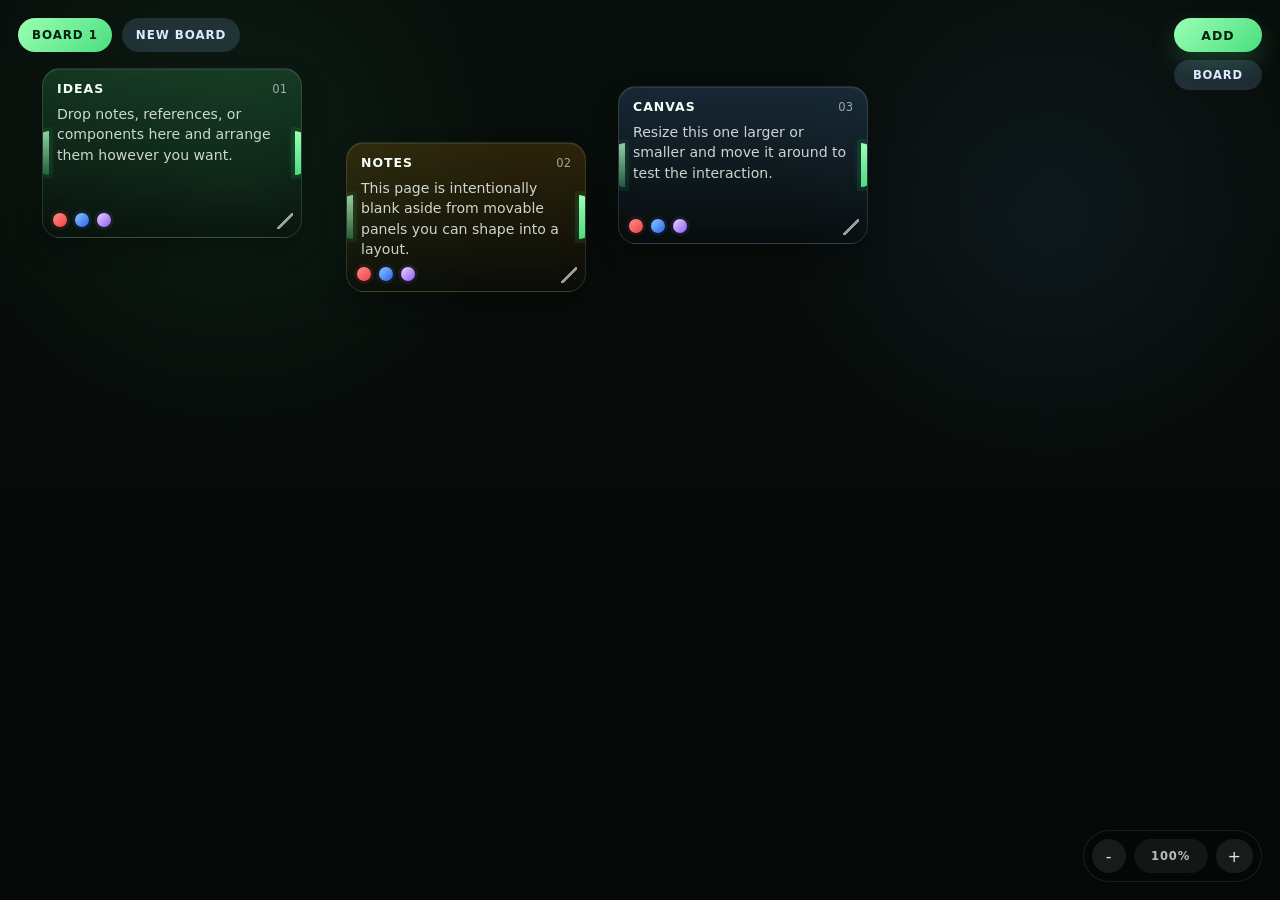
<file: fourthSlider.html>
<!DOCTYPE html>
<html lang="en">
  <head>
    <meta charset="UTF-8" />
    <meta name="viewport" content="width=device-width, initial-scale=1.0" />
    <title>Fourth Slider</title>
    <style>
      :root {
        --bg: #040706;
        --panel: rgba(6, 10, 8, 0.94);
        --text: #f5fff7;
        --muted: rgba(245, 255, 247, 0.64);
        --accent: #4ade80;
      }

      * {
        box-sizing: border-box;
      }

      html,
      body {
        margin: 0;
        min-height: 100%;
        background: var(--bg);
      }

      body {
        font-family: Inter, ui-sans-serif, system-ui, -apple-system, BlinkMacSystemFont, "Segoe UI", sans-serif;
        color: var(--text);
      }

      .fourth-page {
        min-height: 100vh;
        min-height: 100dvh;
        background:
          radial-gradient(circle at top left, rgba(74, 222, 128, 0.14), transparent 22%),
          radial-gradient(circle at top right, rgba(34, 197, 94, 0.12), transparent 22%),
          linear-gradient(180deg, rgba(6, 10, 8, 0.98), rgba(1, 3, 2, 0.99));
      }

      .fourth-shell {
        position: relative;
        min-height: 100vh;
        min-height: 100dvh;
        overflow: hidden;
        background: var(--panel);
      }

      .fourth-workspace {
        position: relative;
        width: 100%;
        min-height: 100vh;
        min-height: 100dvh;
        overflow: hidden;
        background:
          radial-gradient(circle at 18% 18%, rgba(74, 222, 128, 0.08), transparent 22%),
          radial-gradient(circle at 82% 24%, rgba(96, 165, 250, 0.08), transparent 22%),
          linear-gradient(180deg, rgba(8, 14, 11, 0.96), rgba(4, 8, 6, 0.98));
        background-color: #08110d;
        background-position: center;
        background-size: cover;
        background-repeat: no-repeat;
        cursor: grab;
      }

      .fourth-workspace.is-panning {
        cursor: grabbing;
      }

      .fourth-drawer__board-bar {
        position: absolute;
        top: 18px;
        left: 18px;
        z-index: 4;
        display: flex;
        align-items: center;
        gap: 10px;
      }

      .fourth-drawer__board-tabs {
        display: flex;
        align-items: center;
        gap: 8px;
        flex-wrap: wrap;
      }

      .fourth-drawer__board-tab,
      .fourth-drawer__board-create,
      .fourth-drawer__add,
      .fourth-drawer__board-trigger,
      .fourth-drawer__board-action {
        border: 0;
        border-radius: 999px;
        font: inherit;
        letter-spacing: 0.08em;
        text-transform: uppercase;
        cursor: pointer;
      }

      .fourth-drawer__board-tab,
      .fourth-drawer__board-create {
        height: 34px;
        padding: 0 14px;
        font-size: 0.74rem;
        font-weight: 700;
      }

      .fourth-drawer__board-tab {
        background: rgba(255, 255, 255, 0.08);
        color: rgba(245, 255, 247, 0.82);
      }

      .fourth-drawer__board-tab.is-active {
        background: linear-gradient(135deg, #9bffb5, #4ade80);
        color: #06210d;
      }

      .fourth-drawer__board-create {
        background: rgba(147, 197, 253, 0.16);
        color: #dbeafe;
      }

      .fourth-drawer__board {
        position: absolute;
        inset: 0;
        display: none;
        background: transparent;
        overflow: visible;
        transform: translate(var(--board-pan-x, 0px), var(--board-pan-y, 0px)) scale(var(--board-zoom, 1));
        transform-origin: center center;
        transition: transform 260ms cubic-bezier(0.22, 1, 0.36, 1);
      }

      .fourth-drawer__board.is-active {
        display: block;
      }

      .fourth-drawer__board.is-interacting {
        transition: none;
      }

      .fourth-drawer__zoom {
        position: absolute;
        right: 18px;
        bottom: 18px;
        z-index: 4;
        display: flex;
        align-items: center;
        gap: 8px;
        padding: 8px;
        border-radius: 999px;
        background: rgba(5, 10, 8, 0.78);
        border: 1px solid rgba(180, 255, 201, 0.1);
        backdrop-filter: blur(12px);
        -webkit-backdrop-filter: blur(12px);
      }

      .fourth-drawer__zoom-button,
      .fourth-drawer__zoom-readout {
        height: 34px;
        border: 0;
        border-radius: 999px;
        font: inherit;
      }

      .fourth-drawer__zoom-button {
        min-width: 34px;
        padding: 0 12px;
        background: rgba(255, 255, 255, 0.08);
        color: rgba(245, 255, 247, 0.88);
        cursor: pointer;
      }

      .fourth-drawer__zoom-readout {
        min-width: 74px;
        display: inline-flex;
        align-items: center;
        justify-content: center;
        padding: 0 12px;
        background: rgba(255, 255, 255, 0.06);
        color: rgba(245, 255, 247, 0.72);
        font-size: 0.72rem;
        font-weight: 700;
        letter-spacing: 0.08em;
        text-transform: uppercase;
      }

      .fourth-drawer__add {
        position: absolute;
        top: 18px;
        right: 18px;
        z-index: 4;
        min-width: 88px;
        height: 34px;
        padding: 0 14px;
        background: linear-gradient(135deg, #9bffb5, #4ade80);
        color: #06210d;
        font-size: 0.78rem;
        font-weight: 700;
        box-shadow: 0 10px 24px rgba(74, 222, 128, 0.22);
      }

      .fourth-drawer__board-trigger {
        position: absolute;
        top: 60px;
        right: 18px;
        z-index: 4;
        min-width: 88px;
        height: 30px;
        padding: 0 12px;
        background: rgba(147, 197, 253, 0.16);
        color: #dbeafe;
        font-size: 0.72rem;
        font-weight: 700;
      }

      .fourth-drawer__board-properties {
        position: absolute;
        top: 98px;
        right: 18px;
        z-index: 4;
        width: min(280px, calc(100% - 36px));
        display: grid;
        gap: 12px;
        padding: 14px;
        border-radius: 18px;
        background: linear-gradient(180deg, rgba(10, 18, 14, 0.92), rgba(5, 8, 7, 0.96));
        border: 1px solid rgba(180, 255, 201, 0.14);
        backdrop-filter: blur(16px);
        -webkit-backdrop-filter: blur(16px);
        box-shadow:
          0 16px 34px rgba(0, 0, 0, 0.28),
          inset 0 1px 0 rgba(255, 255, 255, 0.06);
      }

      .fourth-drawer__board-properties[hidden] {
        display: none;
      }

      .fourth-drawer__board-properties-header {
        display: flex;
        align-items: flex-start;
        justify-content: space-between;
        gap: 10px;
      }

      .fourth-drawer__board-properties-title {
        margin: 0;
        font-size: 0.8rem;
        font-weight: 700;
        letter-spacing: 0.1em;
        text-transform: uppercase;
      }

      .fourth-drawer__board-properties-copy {
        margin: 4px 0 0;
        font-size: 0.76rem;
        line-height: 1.45;
        color: var(--muted);
      }

      .fourth-drawer__board-properties-close {
        width: 26px;
        height: 26px;
        border: 0;
        border-radius: 50%;
        padding: 0;
        background: rgba(255, 255, 255, 0.08);
        color: rgba(245, 255, 247, 0.74);
        font: inherit;
        cursor: pointer;
      }

      .fourth-drawer__board-properties-group {
        display: grid;
        gap: 8px;
      }

      .fourth-drawer__board-properties-label {
        font-size: 0.68rem;
        letter-spacing: 0.12em;
        text-transform: uppercase;
        color: rgba(245, 255, 247, 0.44);
      }

      .fourth-drawer__board-properties-row {
        display: grid;
        grid-template-columns: auto minmax(0, 1fr);
        gap: 10px;
        align-items: center;
      }

      .fourth-drawer__board-color {
        width: 42px;
        height: 36px;
        padding: 0;
        border: 1px solid rgba(255, 255, 255, 0.12);
        border-radius: 12px;
        background: rgba(255, 255, 255, 0.08);
        cursor: pointer;
      }

      .fourth-drawer__board-input {
        width: 100%;
        min-width: 0;
        height: 36px;
        padding: 0 12px;
        border: 1px solid rgba(255, 255, 255, 0.12);
        border-radius: 12px;
        background: rgba(8, 12, 10, 0.88);
        color: var(--text);
        font: inherit;
        font-size: 0.78rem;
      }

      .fourth-drawer__board-actions {
        display: flex;
        justify-content: flex-end;
        gap: 8px;
      }

      .fourth-drawer__board-action {
        height: 34px;
        padding: 0 12px;
        font-size: 0.72rem;
        font-weight: 700;
      }

      .fourth-drawer__board-action--ghost {
        background: rgba(255, 255, 255, 0.08);
        color: rgba(245, 255, 247, 0.78);
      }

      .fourth-drawer__board-action--apply {
        background: linear-gradient(135deg, #9bffb5, #4ade80);
        color: #06210d;
      }

      .fourth-drawer__connections {
        position: absolute;
        inset: 0;
        width: 100%;
        height: 100%;
        pointer-events: auto;
        overflow: visible;
      }

      .fourth-drawer__connection-line {
        fill: none;
        stroke: rgba(180, 255, 201, 0.72);
        stroke-width: 2.5;
        stroke-linecap: round;
        filter: drop-shadow(0 0 6px rgba(74, 222, 128, 0.22));
        cursor: pointer;
      }

      .fourth-drawer__connection-line:hover {
        stroke: rgba(255, 135, 135, 0.92);
        stroke-width: 3.5;
        filter: drop-shadow(0 0 8px rgba(239, 68, 68, 0.28));
      }

      .fourth-drawer__panel-card {
        position: absolute;
        min-width: 140px;
        min-height: 110px;
        display: flex;
        flex-direction: column;
        border-radius: 18px;
        background: linear-gradient(180deg, rgba(255, 255, 255, 0.12), rgba(255, 255, 255, 0.05));
        border: 1px solid rgba(255, 255, 255, 0.12);
        backdrop-filter: blur(10px);
        -webkit-backdrop-filter: blur(10px);
        box-shadow:
          0 12px 26px rgba(0, 0, 0, 0.24),
          inset 0 1px 0 rgba(255, 255, 255, 0.08);
        color: var(--text);
        overflow: hidden;
        user-select: none;
        touch-action: none;
      }

      .fourth-drawer__panel-card[data-panel-theme="green"] {
        background: linear-gradient(180deg, rgba(74, 222, 128, 0.18), rgba(9, 20, 12, 0.22));
      }

      .fourth-drawer__panel-card[data-panel-theme="amber"] {
        background: linear-gradient(180deg, rgba(245, 158, 11, 0.16), rgba(24, 15, 4, 0.2));
      }

      .fourth-drawer__panel-card[data-panel-theme="blue"] {
        background: linear-gradient(180deg, rgba(96, 165, 250, 0.18), rgba(7, 12, 20, 0.24));
      }

      .fourth-drawer__panel-card[data-panel-theme="violet"] {
        background: linear-gradient(180deg, rgba(168, 85, 247, 0.18), rgba(18, 8, 28, 0.24));
      }

      .fourth-drawer__panel-card.is-connection-target {
        box-shadow:
          0 0 0 2px rgba(180, 255, 201, 0.22),
          0 12px 26px rgba(0, 0, 0, 0.24),
          inset 0 1px 0 rgba(255, 255, 255, 0.08);
      }

      .fourth-drawer__panel-header {
        display: flex;
        align-items: center;
        justify-content: space-between;
        gap: 10px;
        padding: 12px 14px 8px;
        cursor: grab;
      }

      .fourth-drawer__panel-card.is-dragging .fourth-drawer__panel-header {
        cursor: grabbing;
      }

      .fourth-drawer__panel-title {
        font-size: 0.78rem;
        font-weight: 700;
        letter-spacing: 0.08em;
        text-transform: uppercase;
      }

      .fourth-drawer__panel-title[contenteditable="true"],
      .fourth-drawer__panel-body[contenteditable="true"] {
        user-select: text;
        cursor: text;
      }

      .fourth-drawer__panel-title[contenteditable="true"]:focus,
      .fourth-drawer__panel-body[contenteditable="true"]:focus {
        outline: 1px dashed rgba(255, 255, 255, 0.28);
        outline-offset: 2px;
      }

      .fourth-drawer__panel-meta {
        font-size: 0.72rem;
        color: rgba(245, 255, 247, 0.6);
      }

      .fourth-drawer__panel-body {
        padding: 0 14px 38px;
        font-size: 0.88rem;
        line-height: 1.45;
        color: rgba(245, 255, 247, 0.82);
        flex: 1 1 auto;
      }

      .fourth-drawer__panel-image {
        display: none;
        width: 100%;
        height: 50%;
        min-height: 64px;
        background-position: center;
        background-size: cover;
        background-repeat: no-repeat;
        border-bottom: 1px solid rgba(255, 255, 255, 0.08);
      }

      .fourth-drawer__panel-card.has-image .fourth-drawer__panel-image {
        display: block;
      }

      .fourth-drawer__delete,
      .fourth-drawer__image-button,
      .fourth-drawer__color-button {
        position: absolute;
        bottom: 10px;
        z-index: 3;
        width: 14px;
        height: 14px;
        border: 0;
        padding: 0;
        border-radius: 50%;
        cursor: pointer;
      }

      .fourth-drawer__delete {
        left: 10px;
        background: linear-gradient(135deg, #ff8a8a, #ef4444);
        box-shadow: 0 0 0 3px rgba(239, 68, 68, 0.1);
      }

      .fourth-drawer__image-button {
        left: 32px;
        background: linear-gradient(135deg, #93c5fd, #2563eb);
        box-shadow: 0 0 0 3px rgba(37, 99, 235, 0.12);
      }

      .fourth-drawer__color-button {
        left: 54px;
        background: linear-gradient(135deg, #e9d5ff, #8b5cf6);
        box-shadow: 0 0 0 3px rgba(139, 92, 246, 0.12);
      }

      .fourth-drawer__image-form {
        position: absolute;
        left: 10px;
        right: 10px;
        bottom: 34px;
        z-index: 3;
        display: none;
        grid-template-columns: minmax(0, 1fr) auto;
        gap: 8px;
      }

      .fourth-drawer__panel-card.is-image-form-open .fourth-drawer__image-form {
        display: grid;
      }

      .fourth-drawer__image-input {
        width: 100%;
        min-width: 0;
        height: 32px;
        padding: 0 10px;
        border: 1px solid rgba(255, 255, 255, 0.14);
        border-radius: 10px;
        background: rgba(8, 12, 10, 0.88);
        color: var(--text);
        font: inherit;
        font-size: 0.76rem;
      }

      .fourth-drawer__image-apply {
        height: 32px;
        padding: 0 10px;
        border: 0;
        border-radius: 10px;
        background: linear-gradient(135deg, #93c5fd, #2563eb);
        color: #07111f;
        font: inherit;
        font-size: 0.72rem;
        font-weight: 700;
        letter-spacing: 0.06em;
        text-transform: uppercase;
        cursor: pointer;
      }

      .fourth-drawer__connector {
        position: absolute;
        top: 50%;
        width: 12px;
        height: 44px;
        border: 0;
        padding: 0;
        transform: translateY(-50%);
        z-index: 2;
      }

      .fourth-drawer__connector--acceptor {
        left: -6px;
        border-radius: 999px 0 0 999px;
        background: linear-gradient(180deg, rgba(180, 255, 201, 0.78), rgba(74, 222, 128, 0.34));
        box-shadow:
          0 0 0 4px rgba(74, 222, 128, 0.06),
          0 0 10px rgba(74, 222, 128, 0.16);
      }

      .fourth-drawer__connector--output {
        right: -6px;
        border-radius: 0 999px 999px 0;
        background: linear-gradient(180deg, #9bffb5, #4ade80);
        cursor: crosshair;
        box-shadow:
          0 0 0 4px rgba(74, 222, 128, 0.08),
          0 0 12px rgba(74, 222, 128, 0.18);
      }

      .fourth-drawer__resize {
        position: absolute;
        right: 8px;
        bottom: 8px;
        width: 16px;
        height: 16px;
        border: 0;
        padding: 0;
        background:
          linear-gradient(135deg, transparent 0 45%, rgba(255, 255, 255, 0.82) 45% 58%, transparent 58% 100%);
        opacity: 0.72;
        cursor: nwse-resize;
      }

      @media (max-width: 780px) {
        .fourth-shell,
        .fourth-workspace {
          min-height: 100vh;
          min-height: 100dvh;
        }

        .fourth-drawer__board-bar {
          left: 12px;
          right: 112px;
          flex-wrap: wrap;
        }

        .fourth-drawer__add,
        .fourth-drawer__board-trigger {
          right: 12px;
        }

        .fourth-drawer__board-properties {
          right: 12px;
          width: min(280px, calc(100% - 24px));
        }

        .fourth-drawer__zoom {
          right: 12px;
          bottom: 12px;
        }
      }
    </style>
  </head>
  <body>
    <main class="fourth-page">
      <section class="fourth-shell">
        <div class="fourth-workspace" id="fourthWorkspace">
          <div class="fourth-drawer__board-bar">
            <div class="fourth-drawer__board-tabs" id="fourthBoardTabs">
              <button class="fourth-drawer__board-tab is-active" type="button" data-board-tab="board-1">Board 1</button>
            </div>
            <button class="fourth-drawer__board-create" id="fourthAddBoard" type="button">New Board</button>
          </div>

          <button class="fourth-drawer__add" id="fourthAddPanel" type="button">Add</button>
          <button class="fourth-drawer__board-trigger" id="fourthBoardTrigger" type="button">Board</button>

          <form class="fourth-drawer__board-properties" id="fourthBoardProperties" hidden>
            <div class="fourth-drawer__board-properties-header">
              <div>
                <h3 class="fourth-drawer__board-properties-title">Board Properties</h3>
                <p class="fourth-drawer__board-properties-copy">Adjust the active board background color or set a full-screen image.</p>
              </div>
              <button class="fourth-drawer__board-properties-close" id="fourthBoardPropertiesClose" type="button" aria-label="Close board properties">×</button>
            </div>
            <div class="fourth-drawer__board-properties-group">
              <label class="fourth-drawer__board-properties-label" for="fourthBoardColor">Background Color</label>
              <div class="fourth-drawer__board-properties-row">
                <input class="fourth-drawer__board-color" id="fourthBoardColor" name="boardColor" type="color" value="#08110d" />
                <input class="fourth-drawer__board-input" id="fourthBoardColorText" name="boardColorText" type="text" value="#08110d" spellcheck="false" />
              </div>
            </div>
            <div class="fourth-drawer__board-properties-group">
              <label class="fourth-drawer__board-properties-label" for="fourthBoardImage">Background Image</label>
              <input class="fourth-drawer__board-input" id="fourthBoardImage" name="boardImage" type="url" placeholder="Paste image URL" autocomplete="off" />
            </div>
            <div class="fourth-drawer__board-actions">
              <button class="fourth-drawer__board-action fourth-drawer__board-action--ghost" id="fourthBoardReset" type="button">Reset</button>
              <button class="fourth-drawer__board-action fourth-drawer__board-action--apply" type="submit">Apply</button>
            </div>
          </form>

          <div class="fourth-drawer__zoom" aria-label="Board zoom controls">
            <button class="fourth-drawer__zoom-button" id="zoomOutButton" type="button">-</button>
            <span class="fourth-drawer__zoom-readout" id="zoomReadout">100%</span>
            <button class="fourth-drawer__zoom-button" id="zoomInButton" type="button">+</button>
          </div>

          <div class="fourth-drawer__board is-active" data-board-id="board-1">
            <svg class="fourth-drawer__connections" aria-hidden="true"></svg>

            <section
              class="fourth-drawer__panel-card"
              data-interactive-panel
              data-panel-id="panel-1"
              data-panel-theme="green"
              style="left: 42px; top: 68px; width: 260px; height: 170px;"
            >
              <button class="fourth-drawer__delete" type="button" aria-label="Delete panel" data-delete-panel></button>
              <button class="fourth-drawer__image-button" type="button" aria-label="Add image" data-image-toggle></button>
              <button class="fourth-drawer__color-button" type="button" aria-label="Change panel color" data-color-toggle></button>
              <form class="fourth-drawer__image-form" data-image-form>
                <input class="fourth-drawer__image-input" type="url" name="imageUrl" placeholder="Paste image URL" autocomplete="off" />
                <button class="fourth-drawer__image-apply" type="submit">Set</button>
              </form>
              <span class="fourth-drawer__connector fourth-drawer__connector--acceptor" data-accept-node aria-hidden="true"></span>
              <button class="fourth-drawer__connector fourth-drawer__connector--output" type="button" data-output-node aria-label="Start connector"></button>
              <div class="fourth-drawer__panel-image" data-panel-image aria-hidden="true"></div>
              <div class="fourth-drawer__panel-header" data-drag-handle>
                <span class="fourth-drawer__panel-title" contenteditable="true" spellcheck="false">Ideas</span>
                <span class="fourth-drawer__panel-meta">01</span>
              </div>
              <div class="fourth-drawer__panel-body" contenteditable="true" spellcheck="false">Drop notes, references, or components here and arrange them however you want.</div>
              <button class="fourth-drawer__resize" type="button" aria-label="Resize panel" data-resize-handle></button>
            </section>

            <section
              class="fourth-drawer__panel-card"
              data-interactive-panel
              data-panel-id="panel-2"
              data-panel-theme="amber"
              style="left: 346px; top: 142px; width: 240px; height: 150px;"
            >
              <button class="fourth-drawer__delete" type="button" aria-label="Delete panel" data-delete-panel></button>
              <button class="fourth-drawer__image-button" type="button" aria-label="Add image" data-image-toggle></button>
              <button class="fourth-drawer__color-button" type="button" aria-label="Change panel color" data-color-toggle></button>
              <form class="fourth-drawer__image-form" data-image-form>
                <input class="fourth-drawer__image-input" type="url" name="imageUrl" placeholder="Paste image URL" autocomplete="off" />
                <button class="fourth-drawer__image-apply" type="submit">Set</button>
              </form>
              <span class="fourth-drawer__connector fourth-drawer__connector--acceptor" data-accept-node aria-hidden="true"></span>
              <button class="fourth-drawer__connector fourth-drawer__connector--output" type="button" data-output-node aria-label="Start connector"></button>
              <div class="fourth-drawer__panel-image" data-panel-image aria-hidden="true"></div>
              <div class="fourth-drawer__panel-header" data-drag-handle>
                <span class="fourth-drawer__panel-title" contenteditable="true" spellcheck="false">Notes</span>
                <span class="fourth-drawer__panel-meta">02</span>
              </div>
              <div class="fourth-drawer__panel-body" contenteditable="true" spellcheck="false">This page is intentionally blank aside from movable panels you can shape into a layout.</div>
              <button class="fourth-drawer__resize" type="button" aria-label="Resize panel" data-resize-handle></button>
            </section>

            <section
              class="fourth-drawer__panel-card"
              data-interactive-panel
              data-panel-id="panel-3"
              data-panel-theme="blue"
              style="left: 618px; top: 86px; width: 250px; height: 158px;"
            >
              <button class="fourth-drawer__delete" type="button" aria-label="Delete panel" data-delete-panel></button>
              <button class="fourth-drawer__image-button" type="button" aria-label="Add image" data-image-toggle></button>
              <button class="fourth-drawer__color-button" type="button" aria-label="Change panel color" data-color-toggle></button>
              <form class="fourth-drawer__image-form" data-image-form>
                <input class="fourth-drawer__image-input" type="url" name="imageUrl" placeholder="Paste image URL" autocomplete="off" />
                <button class="fourth-drawer__image-apply" type="submit">Set</button>
              </form>
              <span class="fourth-drawer__connector fourth-drawer__connector--acceptor" data-accept-node aria-hidden="true"></span>
              <button class="fourth-drawer__connector fourth-drawer__connector--output" type="button" data-output-node aria-label="Start connector"></button>
              <div class="fourth-drawer__panel-image" data-panel-image aria-hidden="true"></div>
              <div class="fourth-drawer__panel-header" data-drag-handle>
                <span class="fourth-drawer__panel-title" contenteditable="true" spellcheck="false">Canvas</span>
                <span class="fourth-drawer__panel-meta">03</span>
              </div>
              <div class="fourth-drawer__panel-body" contenteditable="true" spellcheck="false">Resize this one larger or smaller and move it around to test the interaction.</div>
              <button class="fourth-drawer__resize" type="button" aria-label="Resize panel" data-resize-handle></button>
            </section>
          </div>
        </div>
      </section>
    </main>

    <script>
      const fourthWorkspaceEl = document.getElementById("fourthWorkspace");
      const fourthAddPanelEl = document.getElementById("fourthAddPanel");
      const fourthBoardTriggerEl = document.getElementById("fourthBoardTrigger");
      const fourthBoardTabsEl = document.getElementById("fourthBoardTabs");
      const fourthAddBoardEl = document.getElementById("fourthAddBoard");
      const fourthBoardPropertiesEl = document.getElementById("fourthBoardProperties");
      const fourthBoardPropertiesCloseEl = document.getElementById("fourthBoardPropertiesClose");
      const fourthBoardColorEl = document.getElementById("fourthBoardColor");
      const fourthBoardColorTextEl = document.getElementById("fourthBoardColorText");
      const fourthBoardImageEl = document.getElementById("fourthBoardImage");
      const fourthBoardResetEl = document.getElementById("fourthBoardReset");
      const zoomOutButtonEl = document.getElementById("zoomOutButton");
      const zoomInButtonEl = document.getElementById("zoomInButton");
      const zoomReadoutEl = document.getElementById("zoomReadout");
      const DEFAULT_BOARD_COLOR = "#08110d";
      const PANEL_THEMES = ["green", "amber", "blue", "violet"];
      const MIN_ZOOM = 0.3;
      const MAX_ZOOM = 2.2;
      const ZOOM_STEP = 0.1;

      let panelInteraction = null;
      let panelZIndex = 5;
      let connectorInteraction = null;
      let boardPanInteraction = null;
      let activeBoardId = "board-1";
      let boardIdCounter = 2;
      let panelIdCounter = document.querySelectorAll("[data-interactive-panel]").length + 1;
      const boardConnections = new Map([["board-1", []]]);
      const boardViewState = new Map([["board-1", { panX: 0, panY: 0, zoom: 1 }]]);

      function clamp(value, min, max) {
        return Math.min(Math.max(value, min), max);
      }

      function getBoardEls() {
        return Array.from(document.querySelectorAll("[data-board-id]"));
      }

      function getBoardEl(boardId = activeBoardId) {
        return document.querySelector(`[data-board-id="${boardId}"]`);
      }

      function getActiveBoardEl() {
        return getBoardEl(activeBoardId);
      }

      function getBoardView(boardId = activeBoardId) {
        if (!boardViewState.has(boardId)) {
          boardViewState.set(boardId, { panX: 0, panY: 0, zoom: 1 });
        }
        return boardViewState.get(boardId);
      }

      function renderBoardView(boardId = activeBoardId, smooth = true) {
        const boardEl = getBoardEl(boardId);
        if (!boardEl) return;
        const view = getBoardView(boardId);
        boardEl.style.setProperty("--board-pan-x", `${view.panX}px`);
        boardEl.style.setProperty("--board-pan-y", `${view.panY}px`);
        boardEl.style.setProperty("--board-zoom", String(view.zoom));
        boardEl.classList.toggle("is-interacting", !smooth);

        if (boardId === activeBoardId && zoomReadoutEl) {
          zoomReadoutEl.textContent = `${Math.round(view.zoom * 100)}%`;
        }

        renderPanelConnections();
      }

      function setBoardZoom(nextZoom, boardId = activeBoardId) {
        const view = getBoardView(boardId);
        view.zoom = clamp(nextZoom, MIN_ZOOM, MAX_ZOOM);
        renderBoardView(boardId, true);
      }

      function normalizeHexColor(value, fallback = DEFAULT_BOARD_COLOR) {
        const trimmed = String(value || "").trim();
        return /^#([0-9a-fA-F]{6})$/.test(trimmed) ? trimmed : fallback;
      }

      function applyBoardAppearance(boardEl, options = {}) {
        if (!boardEl) return;
        const nextColor = normalizeHexColor(options.color || boardEl.dataset.boardColor || DEFAULT_BOARD_COLOR);
        const nextImage = String(options.image ?? boardEl.dataset.boardImage ?? "").trim();

        boardEl.dataset.boardColor = nextColor;
        boardEl.dataset.boardImage = nextImage;

        if (boardEl.dataset.boardId === activeBoardId && fourthWorkspaceEl) {
          fourthWorkspaceEl.style.backgroundColor = nextColor;
          fourthWorkspaceEl.style.backgroundImage = nextImage
            ? `linear-gradient(180deg, rgba(4, 8, 6, 0.42), rgba(4, 8, 6, 0.68)), url("${nextImage}")`
            : "";
        }
      }

      function syncBoardPropertiesForm(boardEl = getActiveBoardEl()) {
        if (!boardEl || !fourthBoardPropertiesEl) return;
        const boardColor = normalizeHexColor(boardEl.dataset.boardColor || DEFAULT_BOARD_COLOR);
        const boardImage = String(boardEl.dataset.boardImage || "");

        fourthBoardColorEl.value = boardColor;
        fourthBoardColorTextEl.value = boardColor;
        fourthBoardImageEl.value = boardImage;
      }

      function openBoardProperties() {
        syncBoardPropertiesForm();
        fourthBoardPropertiesEl.hidden = false;
      }

      function closeBoardProperties() {
        fourthBoardPropertiesEl.hidden = true;
      }

      function getBoardConnections(boardId = activeBoardId) {
        if (!boardConnections.has(boardId)) {
          boardConnections.set(boardId, []);
        }
        return boardConnections.get(boardId);
      }

      function getBoardPanels(boardId = activeBoardId) {
        return Array.from(getBoardEl(boardId)?.querySelectorAll("[data-interactive-panel]") || []);
      }

      function getBoardConnectionsEl(boardId = activeBoardId) {
        return getBoardEl(boardId)?.querySelector(".fourth-drawer__connections") || null;
      }

      function renderBoardTabs() {
        Array.from(fourthBoardTabsEl.querySelectorAll("[data-board-tab]")).forEach((tabEl) => {
          tabEl.classList.toggle("is-active", tabEl.dataset.boardTab === activeBoardId);
        });
      }

      function switchBoard(boardId) {
        activeBoardId = boardId;
        getBoardEls().forEach((boardEl) => {
          boardEl.classList.toggle("is-active", boardEl.dataset.boardId === boardId);
        });
        applyBoardAppearance(getActiveBoardEl(), {});
        renderBoardView(boardId, true);
        renderBoardTabs();
        clearConnectionTargets();
        renderPanelConnections();
        syncBoardPropertiesForm();
      }

      function getWorkspacePoint(clientX, clientY) {
        const boardEl = getActiveBoardEl();
        if (!boardEl) return { x: 0, y: 0 };
        const view = getBoardView(boardEl.dataset.boardId);
        const rect = boardEl.getBoundingClientRect();
        return {
          x: (clientX - rect.left) / view.zoom,
          y: (clientY - rect.top) / view.zoom,
        };
      }

      function getElementPositionWithinBoard(elementEl, boardEl) {
        let currentEl = elementEl;
        let x = 0;
        let y = 0;

        while (currentEl && currentEl !== boardEl) {
          x += currentEl.offsetLeft;
          y += currentEl.offsetTop;
          currentEl = currentEl.offsetParent;
        }

        return { x, y };
      }

      function getNodeCenter(nodeEl) {
        const boardEl = nodeEl?.closest?.("[data-board-id]");
        if (!nodeEl || !boardEl) return { x: 0, y: 0 };
        const position = getElementPositionWithinBoard(nodeEl, boardEl);
        return {
          x: position.x + nodeEl.offsetWidth / 2,
          y: position.y + nodeEl.offsetHeight / 2,
        };
      }

      function buildConnectionPath(startPoint, endPoint) {
        const controlOffset = Math.max(60, Math.abs(endPoint.x - startPoint.x) * 0.45);
        return `M ${startPoint.x} ${startPoint.y} C ${startPoint.x + controlOffset} ${startPoint.y}, ${endPoint.x - controlOffset} ${endPoint.y}, ${endPoint.x} ${endPoint.y}`;
      }

      function clearConnectionTargets() {
        getBoardPanels().forEach((panelEl) => panelEl.classList.remove("is-connection-target"));
      }

      function renderPanelConnections() {
        const fourthConnectionsEl = getBoardConnectionsEl();
        if (!fourthConnectionsEl) return;

        fourthConnectionsEl.innerHTML = "";
        const panels = getBoardPanels();
        const panelConnections = getBoardConnections();

        panelConnections.forEach((connection, index) => {
          const fromPanel = panels.find((panelEl) => panelEl.dataset.panelId === connection.from);
          const toPanel = panels.find((panelEl) => panelEl.dataset.panelId === connection.to);
          if (!fromPanel || !toPanel) return;

          const startPoint = getNodeCenter(fromPanel.querySelector("[data-output-node]"));
          const endPoint = getNodeCenter(toPanel.querySelector("[data-accept-node]"));
          const path = document.createElementNS("http://www.w3.org/2000/svg", "path");
          path.setAttribute("class", "fourth-drawer__connection-line");
          path.setAttribute("d", buildConnectionPath(startPoint, endPoint));
          path.addEventListener("click", () => {
            panelConnections.splice(index, 1);
            renderPanelConnections();
          });
          fourthConnectionsEl.appendChild(path);
        });

        if (connectorInteraction) {
          const startPoint = getNodeCenter(connectorInteraction.outputEl);
          const path = document.createElementNS("http://www.w3.org/2000/svg", "path");
          path.setAttribute("class", "fourth-drawer__connection-line");
          path.setAttribute("d", buildConnectionPath(startPoint, connectorInteraction.currentPoint));
          path.setAttribute("stroke-dasharray", "6 6");
          fourthConnectionsEl.appendChild(path);
        }
      }

      function bringPanelToFront(panelEl) {
        panelZIndex += 1;
        panelEl.style.zIndex = String(panelZIndex);
      }

      function setPanelImage(panelEl, imageUrl) {
        const imageEl = panelEl.querySelector("[data-panel-image]");
        if (!imageEl) return;

        if (!imageUrl) {
          imageEl.style.backgroundImage = "";
          panelEl.classList.remove("has-image");
          return;
        }

        imageEl.style.backgroundImage = `url("${imageUrl}")`;
        panelEl.classList.add("has-image");
      }

      function cyclePanelTheme(panelEl) {
        const currentTheme = panelEl.dataset.panelTheme || PANEL_THEMES[0];
        const currentIndex = PANEL_THEMES.indexOf(currentTheme);
        const nextTheme = PANEL_THEMES[(currentIndex + 1 + PANEL_THEMES.length) % PANEL_THEMES.length];
        panelEl.dataset.panelTheme = nextTheme;
      }

      function removeInteractivePanel(panelEl) {
        const panelId = panelEl.dataset.panelId;
        const boardId = panelEl.closest("[data-board-id]")?.dataset.boardId || activeBoardId;
        const boardConnectionsList = getBoardConnections(boardId);

        if (panelInteraction?.panelEl === panelEl) {
          panelInteraction = null;
        }

        if (connectorInteraction?.fromPanelId === panelId) {
          connectorInteraction = null;
        }

        for (let index = boardConnectionsList.length - 1; index >= 0; index -= 1) {
          if (boardConnectionsList[index].from === panelId || boardConnectionsList[index].to === panelId) {
            boardConnectionsList.splice(index, 1);
          }
        }

        panelEl.remove();
        clearConnectionTargets();
        renderPanelConnections();
      }

      function startPanelInteraction(event, panelEl, mode) {
        const boardEl = panelEl.closest("[data-board-id]");
        if (!boardEl) return;
        const pointer = getWorkspacePoint(event.clientX, event.clientY);

        panelInteraction = {
          mode,
          pointerId: event.pointerId,
          panelEl,
          startX: pointer.x,
          startY: pointer.y,
          startLeft: panelEl.offsetLeft,
          startTop: panelEl.offsetTop,
          startWidth: panelEl.offsetWidth,
          startHeight: panelEl.offsetHeight,
          boardId: boardEl.dataset.boardId,
        };

        bringPanelToFront(panelEl);
        panelEl.classList.add("is-dragging");
        panelEl.setPointerCapture?.(event.pointerId);
        renderPanelConnections();
        event.preventDefault();
      }

      function handlePanelPointerMove(event) {
        if (!panelInteraction || event.pointerId !== panelInteraction.pointerId) return;

        const { mode, panelEl, startX, startY, startLeft, startTop, startWidth, startHeight } = panelInteraction;
        const pointer = getWorkspacePoint(event.clientX, event.clientY);
        const deltaX = pointer.x - startX;
        const deltaY = pointer.y - startY;

        if (mode === "drag") {
          const nextLeft = clamp(startLeft + deltaX, -5000, 5000);
          const nextTop = clamp(startTop + deltaY, -5000, 5000);
          panelEl.style.left = `${nextLeft}px`;
          panelEl.style.top = `${nextTop}px`;
          if (panelInteraction.boardId === activeBoardId) renderPanelConnections();
          return;
        }

        const nextWidth = clamp(startWidth + deltaX, 140, 2400);
        const nextHeight = clamp(startHeight + deltaY, 110, 2400);
        panelEl.style.width = `${nextWidth}px`;
        panelEl.style.height = `${nextHeight}px`;
        if (panelInteraction.boardId === activeBoardId) renderPanelConnections();
      }

      function endPanelInteraction(event) {
        if (!panelInteraction || event.pointerId !== panelInteraction.pointerId) return;
        panelInteraction.panelEl.classList.remove("is-dragging");
        panelInteraction.panelEl.releasePointerCapture?.(event.pointerId);
        panelInteraction = null;
        renderPanelConnections();
      }

      function startConnectorInteraction(event, panelEl, outputEl) {
        connectorInteraction = {
          pointerId: event.pointerId,
          fromPanelId: panelEl.dataset.panelId,
          boardId: panelEl.closest("[data-board-id]")?.dataset.boardId || activeBoardId,
          outputEl,
          currentPoint: getWorkspacePoint(event.clientX, event.clientY),
          targetPanelId: null,
        };

        bringPanelToFront(panelEl);
        outputEl.setPointerCapture?.(event.pointerId);
        renderPanelConnections();
        event.preventDefault();
      }

      function startBoardPan(event) {
        if (event.target instanceof Element && event.target.closest("[data-interactive-panel], button, input, form, [contenteditable='true']")) {
          return;
        }

        const view = getBoardView();
        boardPanInteraction = {
          pointerId: event.pointerId,
          startX: event.clientX,
          startY: event.clientY,
          startPanX: view.panX,
          startPanY: view.panY,
        };
        fourthWorkspaceEl.classList.add("is-panning");
        getActiveBoardEl()?.classList.add("is-interacting");
        fourthWorkspaceEl.setPointerCapture?.(event.pointerId);
        event.preventDefault();
      }

      function handleBoardPanMove(event) {
        if (!boardPanInteraction || event.pointerId !== boardPanInteraction.pointerId) return;
        const view = getBoardView();
        view.panX = boardPanInteraction.startPanX + (event.clientX - boardPanInteraction.startX);
        view.panY = boardPanInteraction.startPanY + (event.clientY - boardPanInteraction.startY);
        renderBoardView(activeBoardId, false);
      }

      function endBoardPan(event) {
        if (!boardPanInteraction || event.pointerId !== boardPanInteraction.pointerId) return;
        boardPanInteraction = null;
        fourthWorkspaceEl.classList.remove("is-panning");
        getActiveBoardEl()?.classList.remove("is-interacting");
        fourthWorkspaceEl.releasePointerCapture?.(event.pointerId);
        renderBoardView(activeBoardId, true);
      }

      function handleConnectorPointerMove(event) {
        if (!connectorInteraction || event.pointerId !== connectorInteraction.pointerId) return;
        if (connectorInteraction.boardId !== activeBoardId) return;

        connectorInteraction.currentPoint = getWorkspacePoint(event.clientX, event.clientY);
        const hoveredAcceptor = document.elementFromPoint(event.clientX, event.clientY)?.closest?.("[data-accept-node]");
        const hoveredPanel = hoveredAcceptor?.closest?.("[data-interactive-panel]");
        const validTarget = hoveredPanel && hoveredPanel.dataset.panelId !== connectorInteraction.fromPanelId ? hoveredPanel : null;

        clearConnectionTargets();
        if (validTarget) {
          validTarget.classList.add("is-connection-target");
          connectorInteraction.targetPanelId = validTarget.dataset.panelId;
        } else {
          connectorInteraction.targetPanelId = null;
        }

        renderPanelConnections();
      }

      function endConnectorInteraction(event) {
        if (!connectorInteraction || event.pointerId !== connectorInteraction.pointerId) return;

        const panelConnections = getBoardConnections(connectorInteraction.boardId);
        if (
          connectorInteraction.targetPanelId &&
          !panelConnections.some(
            (connection) =>
              connection.from === connectorInteraction.fromPanelId &&
              connection.to === connectorInteraction.targetPanelId,
          )
        ) {
          panelConnections.push({
            from: connectorInteraction.fromPanelId,
            to: connectorInteraction.targetPanelId,
          });
        }

        connectorInteraction.outputEl.releasePointerCapture?.(event.pointerId);
        connectorInteraction = null;
        clearConnectionTargets();
        renderPanelConnections();
      }

      function attachInteractivePanel(panelEl) {
        bringPanelToFront(panelEl);

        panelEl.querySelector("[data-drag-handle]")?.addEventListener("pointerdown", (event) => {
          if (event.target instanceof Element && event.target.closest('[contenteditable="true"]')) return;
          startPanelInteraction(event, panelEl, "drag");
        });

        panelEl.querySelector("[data-resize-handle]")?.addEventListener("pointerdown", (event) => {
          startPanelInteraction(event, panelEl, "resize");
        });

        panelEl.querySelector("[data-output-node]")?.addEventListener("pointerdown", (event) => {
          startConnectorInteraction(event, panelEl, event.currentTarget);
        });

        panelEl.querySelector("[data-delete-panel]")?.addEventListener("click", () => {
          removeInteractivePanel(panelEl);
        });

        panelEl.querySelector("[data-color-toggle]")?.addEventListener("click", () => {
          cyclePanelTheme(panelEl);
        });

        panelEl.querySelector("[data-image-toggle]")?.addEventListener("click", () => {
          panelEl.classList.toggle("is-image-form-open");
          if (panelEl.classList.contains("is-image-form-open")) {
            panelEl.querySelector("[data-image-form] input")?.focus();
          }
        });

        panelEl.querySelector("[data-image-form]")?.addEventListener("submit", (event) => {
          event.preventDefault();
          const formData = new FormData(event.currentTarget);
          const imageUrl = String(formData.get("imageUrl") || "").trim();
          setPanelImage(panelEl, imageUrl);
          if (imageUrl) panelEl.classList.remove("is-image-form-open");
        });
      }

      function createPanelMarkup(panelId, title, meta, body, theme) {
        return `
          <button class="fourth-drawer__delete" type="button" aria-label="Delete panel" data-delete-panel></button>
          <button class="fourth-drawer__image-button" type="button" aria-label="Add image" data-image-toggle></button>
          <button class="fourth-drawer__color-button" type="button" aria-label="Change panel color" data-color-toggle></button>
          <form class="fourth-drawer__image-form" data-image-form>
            <input class="fourth-drawer__image-input" type="url" name="imageUrl" placeholder="Paste image URL" autocomplete="off" />
            <button class="fourth-drawer__image-apply" type="submit">Set</button>
          </form>
          <span class="fourth-drawer__connector fourth-drawer__connector--acceptor" data-accept-node aria-hidden="true"></span>
          <button class="fourth-drawer__connector fourth-drawer__connector--output" type="button" data-output-node aria-label="Start connector"></button>
          <div class="fourth-drawer__panel-image" data-panel-image aria-hidden="true"></div>
          <div class="fourth-drawer__panel-header" data-drag-handle>
            <span class="fourth-drawer__panel-title" contenteditable="true" spellcheck="false">${title}</span>
            <span class="fourth-drawer__panel-meta">${meta}</span>
          </div>
          <div class="fourth-drawer__panel-body" contenteditable="true" spellcheck="false">${body}</div>
          <button class="fourth-drawer__resize" type="button" aria-label="Resize panel" data-resize-handle></button>
        `;
      }

      function addInteractivePanel() {
        const boardEl = getActiveBoardEl();
        if (!boardEl) return;

        const panelEl = document.createElement("section");
        const panelId = `panel-${panelIdCounter}`;
        const left = 70 + (panelIdCounter % 4) * 38;
        const top = 80 + (panelIdCounter % 5) * 28;
        const themeCycle = ["green", "amber", "blue"];
        const theme = themeCycle[(panelIdCounter - 1) % themeCycle.length];

        panelEl.className = "fourth-drawer__panel-card";
        panelEl.dataset.interactivePanel = "";
        panelEl.dataset.panelId = panelId;
        panelEl.dataset.panelTheme = theme;
        panelEl.style.left = `${left}px`;
        panelEl.style.top = `${top}px`;
        panelEl.style.width = "220px";
        panelEl.style.height = "150px";
        panelEl.innerHTML = createPanelMarkup(
          panelId,
          `Block ${panelIdCounter}`,
          String(panelIdCounter).padStart(2, "0"),
          "New panel added to the canvas. Drag, resize, and connect it.",
          theme,
        );

        boardEl.appendChild(panelEl);
        attachInteractivePanel(panelEl);
        panelIdCounter += 1;
        renderPanelConnections();
      }

      function createBoardTab(boardId, label) {
        const buttonEl = document.createElement("button");
        buttonEl.className = "fourth-drawer__board-tab";
        buttonEl.type = "button";
        buttonEl.dataset.boardTab = boardId;
        buttonEl.textContent = label;
        buttonEl.addEventListener("click", () => switchBoard(boardId));
        return buttonEl;
      }

      function addBoard() {
        const boardId = `board-${boardIdCounter}`;
        const boardLabel = `Board ${boardIdCounter}`;
        const boardEl = document.createElement("div");
        boardEl.className = "fourth-drawer__board";
        boardEl.dataset.boardId = boardId;
        boardEl.innerHTML = '<svg class="fourth-drawer__connections" aria-hidden="true"></svg>';
        boardViewState.set(boardId, { panX: 0, panY: 0, zoom: 1 });
        applyBoardAppearance(boardEl, { color: DEFAULT_BOARD_COLOR, image: "" });

        fourthWorkspaceEl.appendChild(boardEl);
        fourthBoardTabsEl.appendChild(createBoardTab(boardId, boardLabel));
        getBoardConnections(boardId);
        boardIdCounter += 1;
        switchBoard(boardId);
      }

      function init() {
        getBoardEls().forEach((boardEl) => {
          applyBoardAppearance(boardEl, {
            color: boardEl.dataset.boardColor || DEFAULT_BOARD_COLOR,
            image: boardEl.dataset.boardImage || "",
          });
          renderBoardView(boardEl.dataset.boardId, true);
        });

        getBoardPanels("board-1").forEach(attachInteractivePanel);
        window.addEventListener("pointermove", handlePanelPointerMove);
        window.addEventListener("pointerup", endPanelInteraction);
        window.addEventListener("pointercancel", endPanelInteraction);
        fourthWorkspaceEl.addEventListener("pointerdown", startBoardPan);
        window.addEventListener("pointermove", handleBoardPanMove);
        window.addEventListener("pointerup", endBoardPan);
        window.addEventListener("pointercancel", endBoardPan);
        window.addEventListener("pointermove", handleConnectorPointerMove);
        window.addEventListener("pointerup", endConnectorInteraction);
        window.addEventListener("pointercancel", endConnectorInteraction);
        window.addEventListener("resize", renderPanelConnections);

        fourthAddPanelEl.addEventListener("click", addInteractivePanel);
        fourthAddBoardEl.addEventListener("click", addBoard);
        fourthBoardTriggerEl.addEventListener("click", () => {
          if (fourthBoardPropertiesEl.hidden) {
            openBoardProperties();
          } else {
            closeBoardProperties();
          }
        });
        fourthBoardPropertiesCloseEl.addEventListener("click", closeBoardProperties);
        fourthBoardResetEl.addEventListener("click", () => {
          const boardEl = getActiveBoardEl();
          applyBoardAppearance(boardEl, { color: DEFAULT_BOARD_COLOR, image: "" });
          syncBoardPropertiesForm(boardEl);
        });
        zoomOutButtonEl.addEventListener("click", () => {
          setBoardZoom(getBoardView().zoom - ZOOM_STEP);
        });
        zoomInButtonEl.addEventListener("click", () => {
          setBoardZoom(getBoardView().zoom + ZOOM_STEP);
        });
        fourthWorkspaceEl.addEventListener(
          "wheel",
          (event) => {
            event.preventDefault();
            const delta = event.deltaY > 0 ? -ZOOM_STEP : ZOOM_STEP;
            setBoardZoom(getBoardView().zoom + delta);
          },
          { passive: false },
        );
        fourthBoardColorEl.addEventListener("input", () => {
          fourthBoardColorTextEl.value = fourthBoardColorEl.value;
        });
        fourthBoardColorTextEl.addEventListener("input", () => {
          fourthBoardColorEl.value = normalizeHexColor(fourthBoardColorTextEl.value, fourthBoardColorEl.value || DEFAULT_BOARD_COLOR);
        });
        fourthBoardPropertiesEl.addEventListener("submit", (event) => {
          event.preventDefault();
          const boardEl = getActiveBoardEl();
          const nextColor = normalizeHexColor(fourthBoardColorTextEl.value || fourthBoardColorEl.value || DEFAULT_BOARD_COLOR);
          const nextImage = String(fourthBoardImageEl.value || "").trim();
          applyBoardAppearance(boardEl, { color: nextColor, image: nextImage });
          syncBoardPropertiesForm(boardEl);
          closeBoardProperties();
        });

        document.addEventListener("pointerdown", (event) => {
          const target = event.target;
          if (!(target instanceof Element) || fourthBoardPropertiesEl.hidden) return;
          if (target.closest("#fourthBoardProperties") || target.closest("#fourthBoardTrigger")) return;
          closeBoardProperties();
        });

        document.addEventListener("keydown", (event) => {
          if (event.key === "Escape") closeBoardProperties();
        });

        renderBoardTabs();
        renderPanelConnections();
        syncBoardPropertiesForm();
      }

      init();
    </script>
  </body>
</html>
</file>
